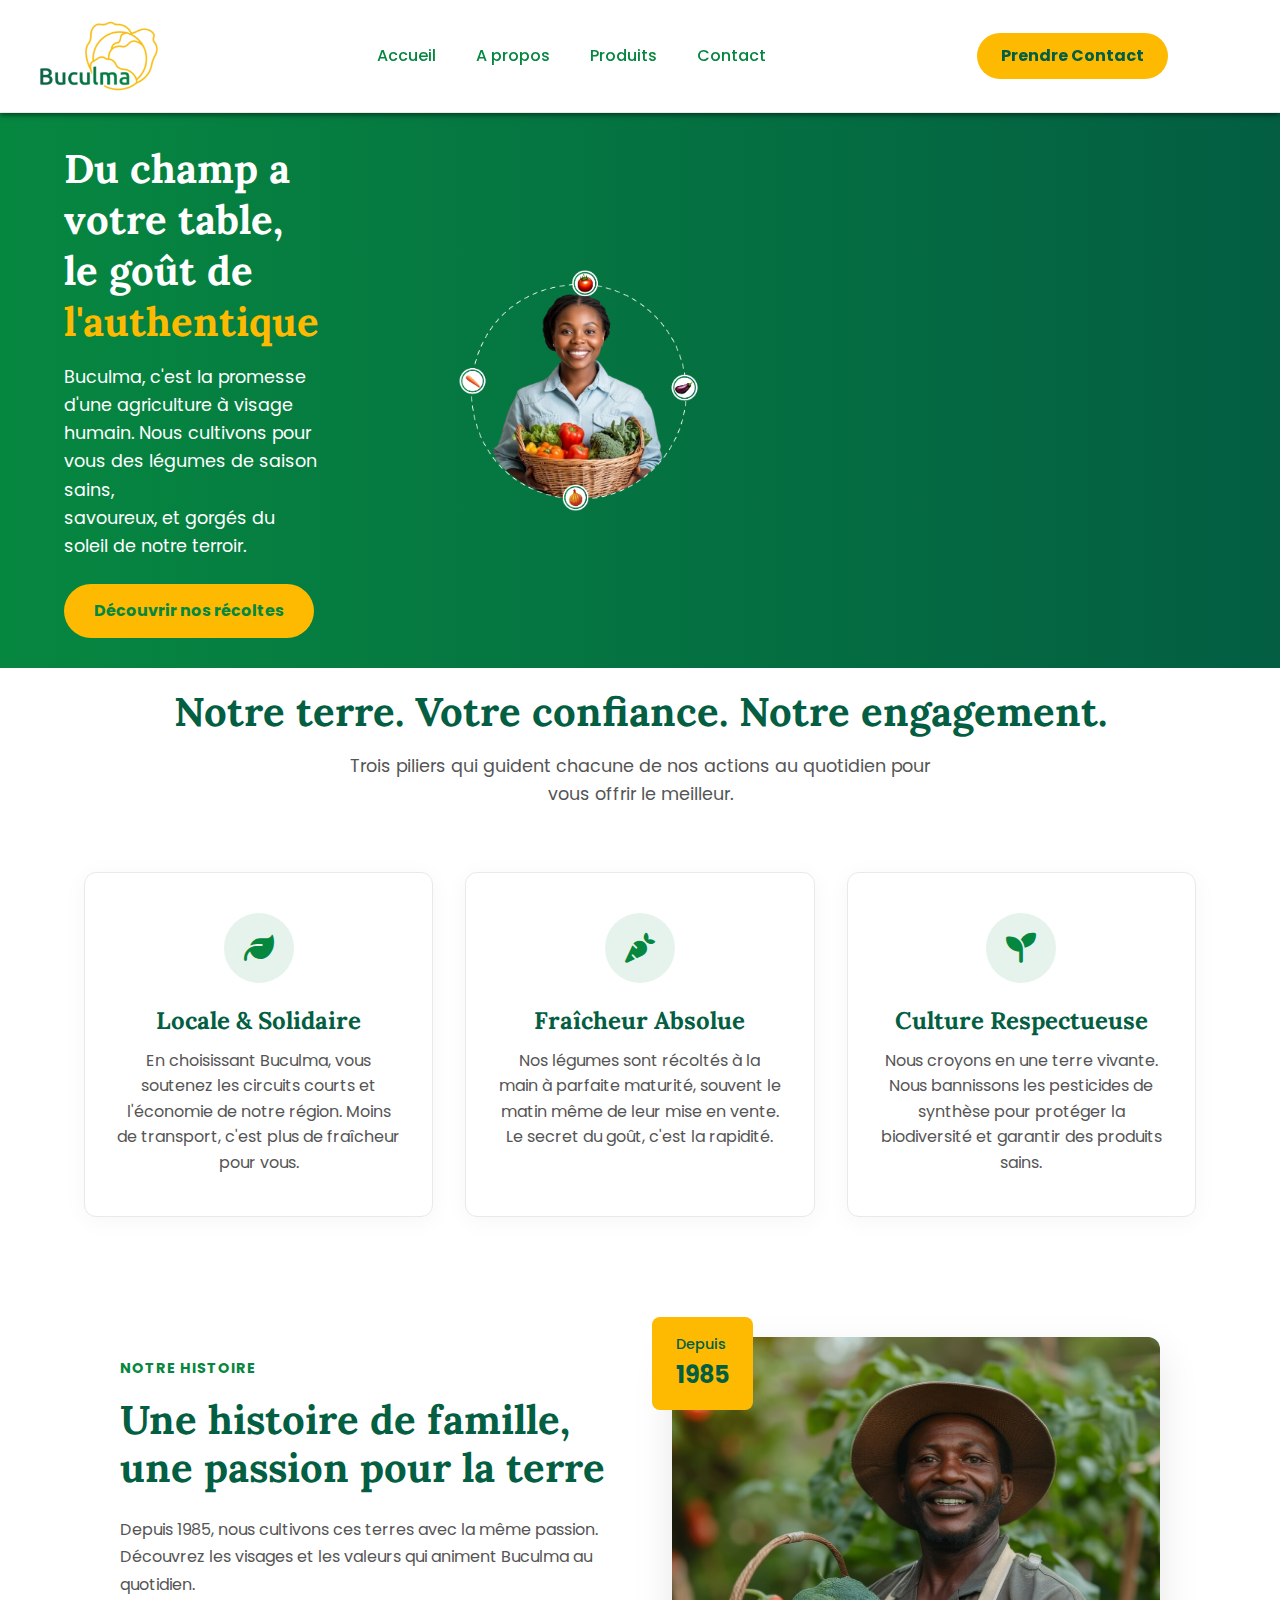
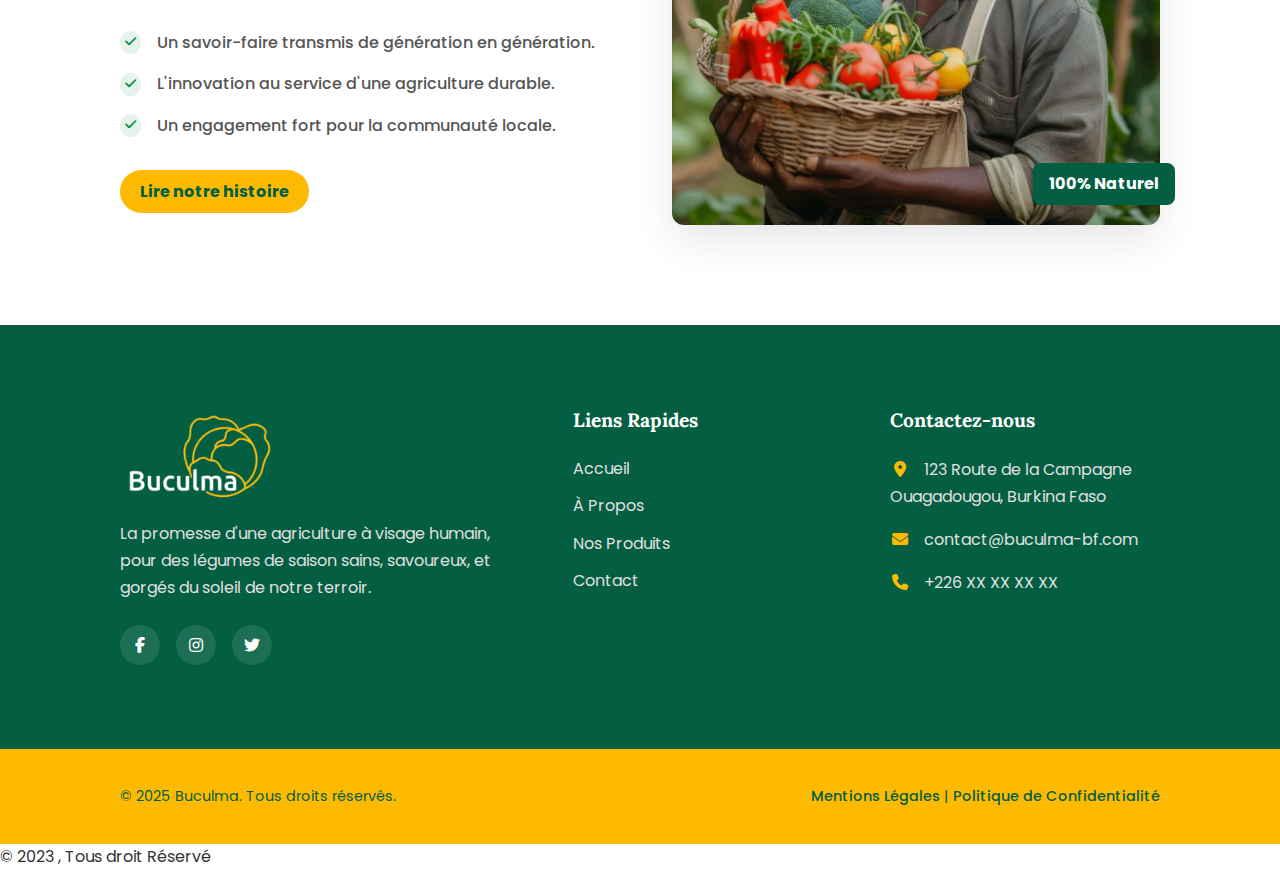
<file: index.html>
<!DOCTYPE html>
<html lang="fr">
<head>
    <meta charset="UTF-8">
    <meta name="viewport" content="width=device-width, initial-scale=1.0">
    <title>Buculma - Agriculture local et durable</title>
    <link rel="stylesheet" href="/css/style.css">
    <link rel="preconnect" href="https://fonts.googleapis.com">
    <link rel="preconnect" href="https://fonts.gstatic.com" crossorigin>
    <link href="https://fonts.googleapis.com/css2?family=Lora:wght@700&family=Poppins:wght@400;500;700&display=swap" rel="stylesheet">
    <link rel="stylesheet" href="https://cdnjs.cloudflare.com/ajax/libs/font-awesome/6.7.2/css/all.min.css" integrity="sha512-Evv84Mr4kqVGRNSgIGL/F/aIDqQb7xQ2vcrdIwxfjThSH8CSR7PBEakCr51Ck+w+/U6swU2Im1vVX0SVk9ABhg==" crossorigin="anonymous" referrerpolicy="no-referrer" />
</head>
<body>

    <header class="main-header">
  <div class="header-container">
    <a href="index.html" class="header-logo">
      <img src="image/logo-Buculma[1].png" alt="Logo">
    </a>

    <nav class="main-nav">
      <ul>
        <li><a href="index.html">Accueil</a></li>
        <li><a href="a-propos.html">A propos</a></li>
        <li><a href="nos-produit.html">Produits</a></li>
        <li><a href="contact.html">Contact</a></li>
      </ul>
    </nav>

     <div class="header-actions">
                <a href="contact.html" class="btn btn-primary">Prendre Contact</a>
            </div>

    <button class="mobile-nav-toggle" aria-label="Ouvrir le menu">
      <span></span>
      <span></span>
      <span></span>
    </button>
  </div>
</header>



        <!-- fin header -->

        <main>
            <!-- section hero -->
            <section class="hero">
              <div class="hero-container">
            
                <div class="left">
                    <h1 class="hero-title">Du champ a votre table, <br> le goût de  <span class="highlight"> l'authentique</span> </h1>
                         <p class="hero-description">Buculma, c'est la promesse d'une agriculture à visage humain. Nous cultivons pour vous des légumes de saison sains,<br>
                          savoureux, et gorgés du soleil de notre terroir.
                        </p>

                    <a href="#" class="hero-button">Découvrir nos récoltes</a>

                </div>

                <div class="right">
                    <img src="image/hero_img[1].png" alt="Image de la ferme buculma" width="40%">
                </div>

              </div>
            </section>
            <!-- fin section hero -->
             <!-- section valeur -->
              <!-- Section valeurs -->
       <section class="valeurs-section">
            <div class="container">
                <div class="section-title">
                    <h2>Notre terre. Votre confiance. Notre engagement.</h2>
                    <p>Trois piliers qui guident chacune de nos actions au quotidien pour vous offrir le meilleur.</p>
                </div>

                <div class="valeurs-grid">
                    <div class="valeur-card">
                        <div class="valeur-icon-wrapper">
                            <i class="fa-solid fa-leaf"></i>
                        </div>
                        <h3>Locale & Solidaire</h3>
                        <p>En choisissant Buculma, vous soutenez les circuits courts et l'économie de notre région. Moins de transport, c'est plus de fraîcheur pour vous.</p>
                    </div>

                    <div class="valeur-card">
                        <div class="valeur-icon-wrapper">
                            <i class="fa-solid fa-carrot"></i>
                        </div>
                        <h3>Fraîcheur Absolue</h3>
                        <p>Nos légumes sont récoltés à la main à parfaite maturité, souvent le matin même de leur mise en vente. Le secret du goût, c'est la rapidité.</p>
                    </div>

                    <div class="valeur-card">
                        <div class="valeur-icon-wrapper">
                            <i class="fa-solid fa-seedling"></i>
                        </div>
                        <h3>Culture Respectueuse</h3>
                        <p>Nous croyons en une terre vivante. Nous bannissons les pesticides de synthèse pour protéger la biodiversité et garantir des produits sains.</p>
                    </div>
                </div>
            </div>
        </section>
        <!-- Fin section valeurs -->
              <!-- fin section valeurs -->

              <!-- Section cta -->
        <section class="cta-section">
    <div class="container cta-container">
        
        <div class="cta-content">
            <span class="pre-title">NOTRE HISTOIRE</span>
            <h2>Une histoire de famille, une passion pour la terre</h2>
            <p>Depuis 1985, nous cultivons ces terres avec la même passion. Découvrez les visages et les valeurs qui animent Buculma au quotidien.</p>
            
            <ul class="cta-highlights">
                <li><i class="fa-solid fa-check"></i> Un savoir-faire transmis de génération en génération.</li>
                <li><i class="fa-solid fa-check"></i> L'innovation au service d'une agriculture durable.</li>
                <li><i class="fa-solid fa-check"></i> Un engagement fort pour la communauté locale.</li>
            </ul>

            <a href="a-propos.html" class="btn btn-secondary">Lire notre histoire</a>
        </div>

        <div class="cta-image-wrapper">
            <img src="image/histori-img.jpg" alt="Photo de l'équipe Buculma travaillant dans les champs">
            
            <div class="image-badge main-badge">
                <strong>Depuis</strong> 1985
            </div>
            <div class="image-badge small-badge">
                100% Naturel
            </div>
        </div>

    </div>
</section>
    </main>

    <footer class="main-footer">
        <div class="footer-main">
            <div class="container footer-grid">
                
                <div class="footer-col footer-about">
                    <img src="image/footer-logo.png" alt="Logo Buculma" class="footer-logo">
                    <p>La promesse d'une agriculture à visage humain, pour des légumes de saison sains, savoureux, et gorgés du soleil de notre terroir.</p>
                    <div class="social-icons">
                        <a href="#" aria-label="Facebook"><i class="fab fa-facebook-f"></i></a>
                        <a href="#" aria-label="Instagram"><i class="fab fa-instagram"></i></a>
                        <a href="#" aria-label="Twitter"><i class="fab fa-twitter"></i></a>
                    </div>
                </div>

                <div class="footer-col">
                    <h4>Liens Rapides</h4>
                    <ul>
                        <li><a href="index.html">Accueil</a></li>
                        <li><a href="a-propos.html">À Propos</a></li>
                        <li><a href="produits.html">Nos Produits</a></li>
                        <li><a href="contact.html">Contact</a></li>
                    </ul>
                </div>

                <div class="footer-col">
                    <h4>Contactez-nous</h4>
                    <p><i class="fas fa-map-marker-alt"></i> 123 Route de la Campagne<br>Ouagadougou, Burkina Faso</p>
                    <p><i class="fas fa-envelope"></i> contact@buculma-bf.com</p>
                    <p><i class="fas fa-phone"></i> +226 XX XX XX XX</p>
                </div>
                
            </div>
        </div>

        <div class="footer-sub">
            <div class="container">
                <p>&copy; 2025 Buculma. Tous droits réservés.</p>
                <p><a href="#">Mentions Légales</a> | <a href="#">Politique de Confidentialité</a></p>
            </div>
        </div>
    </footer>

         

         <script src="script.js"></script>

         <!-- debut de la section pied de page -->
          <footer>&copy; 2023 , Tous droit Réservé</footer>
          <!-- fin de la section pied de page  -->
        
   
</body>
</html>
</file>
<file: css/style.css>
/*==========================================================================*/
/*==         code general du site                     = ====*/
/*===========================================================================*/

/*-------- variable  de couleurs et polices  (:root)---------------*/
/* on définit toutes les couleurs et polices ici pour réutiliser facilement*/

:root{
    /* couleur de la marque */
     --color-primary:#068740; /*vert principal*/
     --color-secondary:#035E42; /*vert foncé (titre, footer*/
     --color-accent : #FEBA00; /*jane or (bouton, surlignage)*/
     
     /* couleurs neutres */
      --color-text:#333;  /* coulleur Texte principal*/
      --color-text-light:#555;/*text un plus clair */
      --color-white:#fff; /*couleur blanche*/
      --color-light-gray: #F9FBF9; /*fond de section très clair */
      --color-border :#e9e9e9; /*couleur des bordures subtiles*/
      
      /* Polices d'écritures */
      --font-headings : 'lora', 'sans-sérif' ;/*  police pour les titres */
      --font-body : 'Poppins', 'sans-serif'; /* police pour le texte principal  */
}




/* ---2 Réinitialisation Global du site (Reset)-- */
/* Applique une base saine  */
*,
*::before,
*::after{
    margin: 0;
    padding: 0;
    box-sizing: border-box;
}
html{
    scroll-behavior: smooth; /*permet le defilement fluide des liens s'ancrage */
    font-size: 100%;/*base  pour laes tailles de polices responsives (rem) */
}
/* -- 3 Styles du corps de la page (Body) */
/* defint les styles par defaut  */
body{
    font-family: var(--font-body);
    font-size: 1rem;
    color: var(--color-text);
    background-color: var(--color-white);
    line-height: 1.6;/*Améliore la visibilité du texte*/
}

/* --4 typographie de base  */
h1,h2,h3,h4,h5,h6 {
    font-family: var(--font-headings);
    color: var(--color-secondary);
    font-weight:700;
    line-height: 1.2; /* l'espacement entre les lignes et les titres */
}

a{
    color: var(--color-primary);
    text-decoration: none;/*pa de soulignement par défaut */
    transition: color 0.3 ease; /* transition de douce pour les changements de couleurs */

}

a:hover{
    color: var(--color-accent); /* couleur des liens au survol*/
}

img{
    max-width: 100%;/*images responsives*/
   display: block;/* evite les espacements indésirable*/

}

/* ---5 Conteneur utiltaires (.container) --*/
/* une classe qu'on le réutilise partout pour center le contenu */

.container {
    max-width: 1200px; /*largeur maximal pour les écrans larges*/
    margin: 0 auto ;/*centre le conteur*/
    width: 90%;  /* largeurs par défaut pour les écrans plus pétits */
    padding: 20px; /*espace intérieur*/
}


/* ======================= style du header ====================== */
/* -------------- structure global du header--------------------- */

.main-header{
    background-color: var(--color-white);
    box-shadow: 0 2px 5px rgba(0,0,0,0.5);/*legere ombre pour le header*/
    padding: 1rem 0 ;/* espacement verticale*/
    border-bottom: 1px solid var(--color-border);
    position: sticky; /*reste en haut lors du défilement */
    top: 0; /* positionne en haut */
    z-index: 1000; /* assure que le header est au dessus des autres */
    
}
.header-container{
    max-width: 1200px;/* largeur maximal  pour le conteneur du header*/
    margin: 0;
    display: flex;
    padding: 0 2rem ;
    justify-content: space-between;
    align-items: center;
}


/* ----Logo-------- */
.header-logo img{
    height: 80px;
    width: auto;
    display: block;/*evite les espacement indésirable entre le lofo */ 

}

.main-nav ul {
    list-style: none;/* supprime les puces de la liste */
    display: flex; /* utilise les flexbox pour l'alignement*/
    margin: 0;
    padding: 0;
    gap: 2.5rem;/*espace entre les éléments */
}

.main-nav a{
    font-weight: 500; /*poids de la police pour les liens du menu*/
    font-size: 1rem;
    padding-bottom: 5px;
    position: relative; /*nécessaire pour le surlignment*/

}
/* effet du survole : une barre apparait sous le lien */

.main-nav a::after,
.main-nav a.active::after{
    content: '';
    position: absolute;
    bottom: 0;
    left: 0;
    width: 0;
    height: 2px;
    background-color: #FEBA00; /* La barre sera de couleur accent (jaune) */
    transition: width 0.3s ease;


}
.main-nav a:hover::after,
.main-nav a.active::after {
    width: 100%; /* La barre prend toute la largeur au survol ou si le lien est actif */
}

.main-nav a:hover, .main-nav a.active {
    color: #068740; /* Le texte devient vert clair pour correspondre */
}


/* --- Bouton d'Action --- */
.header-actions .btn {
    padding: 10px 24px;
    border-radius: 50px; /* Bouton en forme de pilule */
    font-weight: bold;
    transition: all 0.3s ease;
    display: inline-block;
}

.header-actions .btn-primary {
    background-color: var(--color-accent); /* Fond jaune/or */
    color: var(--color-secondary); /* Texte en vert foncé */
}

.header-actions .btn-primary:hover {
    background-color: var(--color-secondary); /* Jaune un peu plus foncé au survol */
    color: var(--color-white);
    box-shadow: 0 4px 15px rgba(0, 0, 0, 0.1);
    transform: translateY(-2px);
}

/* --- Bouton pour le Menu Mobile --- */
.mobile-nav-toggle {
    display: none; /* Caché par défaut sur les grands écrans */
    background: transparent;
    border: none;
    cursor: pointer;
    padding: 0;
}

/* ======================= RESPONSIVE POUR MOBILE ======================= */
@media (max-width: 992px) { /* Point de rupture pour tablettes et mobiles */
    .main-nav, .header-actions {
        display: none; /* On cache la navigation et le bouton d'action */
    }

    .mobile-nav-toggle {
        display: flex; /* On affiche le bouton "burger" */
        flex-direction: column;
        gap: 5px;
    }

    .mobile-nav-toggle span  {
        display: block;
        width: 25px;
        height: 3px;
        background-color: var(--color-secondary); /* Couleur des barres du burger */

    }

}

/* ======================================style & animation du mobile =====================================*/
/* ======================= STYLE & Animation du menu mobile ======================= */




/* ======================= STYLE & Animation du menu mobile ======================= */
@media (max-width: 992px) {
    .main-nav{
        position: fixed; /* Fixe le menu mobile en haut */
        top: 0;
        right: -100%; /* Hors de l'écran par défaut */
        width: 70%; /* Largeur du menu mobile */
        max-width: 350px; /* Largeur maximale */
        height: 70vh; /* Prend toute la hauteur de l'écran */
        padding-top: 6rem; /* Espace en haut pour le logo */
        background-color: var(--color-white); /* Fond blanc pour le menu mobile */
        box-shadow: -2px 0 10px rgba(0, 0, 0, 0.1); /* Ombre pour le menu mobile */
        transition: right 0.5s cubic-bezier(0.77, 0, 0.175, 1); /* Animation slide */
        display: block; /* Affiche le menu mobile */
    }

    .main-nav ul {
        flex-direction: column; /* Colonne pour le menu mobile */
        gap: 1.5rem; /* Espace entre les éléments du menu */
        align-items: center; /* Centre les éléments horizontalement */
    } 
    .main-nav a {
        color: var(--color-secondary); /* Couleur des liens du menu mobile */
        font-size: 1.2rem; /* Taille de police plus grande pour le menu mobile */
    }

    /* --- État "ouvert" du menu --- */
    .main-nav.nav-open {
        right: 0; /* Le menu glisse dans l'écran */
    }

    /* Boutton Burger */
    .mobile-nav-toggle {
        display: flex;
        flex-direction: column;
        gap: 5px; /* Espace entre les barres du burger */
        z-index: 1001; /* Assure que le bouton est au-dessus du menu */
    }
    .mobile-nav-toggle span {
        display: block;
        width: 25px; /* Largeur des barres du burger */
        height: 3px; /* Hauteur des barres du burger */
        background-color: var(--color-secondary); /* Couleur des barres du burger */
        transition: background-color 0.3s ease; /* Transition douce pour la couleur */
        border-radius: 2px; /* Coins arrondis pour les barres du burger */
    }

    /* --- Animation du bouton burger en croix (X) --- */
    .mobile-nav-toggle.is-active span:nth-of-type(1){
        transform:rotate(45deg) translate(5px 5px)
    }
    .mobile-nav-toggle.is-active span:nth-of-type(2){
        opacity: 0;
    }
    .mobile-nav-toggle.is-active span:nth-of-type(3){
        transform:rotate(-45deg) translate(7px -7px)
    }

    /* --- Bloque le scroll de la page --- */
    body.no-scroll {
        overflow: hidden;
    }
}





/* =========================== style de la section hero =========================== */



.hero{
    background: linear-gradient(to right, var(--color-primary), 
    var(--color-secondary)); /* degrade de vert*/
    color: var(--color-white); /* texte blanc pour contraster avec le fond */ 
    padding: 30px; /* espacement vertical */ 
    overflow: hidden; /* evite les debordements */ 
}

.hero-container{
    display: flex; /* utiliser flexbox pour l'alignement*/
    align-items: center; /* aligne les elements verticalment*/
    justify-content: space-between; /* espace,entre les elments*/
    max-width: 1200px;  /* largeur maximal pour le conteneur */
    margin: 0 auto; /* centre le conteneur*/
    padding: 0 1.5rem; /* espacement horizontal*/ 
    
    
}


/* colone gauche: contenu */
.hero-content{
    flex: 1; /* prend tout l'espasce disponible */
    max-width: 600px; /* limite la largeur du contenu*/
    
} 

.hero-title {
    font-size: 2.5rem; /* taille de police pour le titre principal */
    font-weight: 700; /* gras pour le titre */
    margin-bottom: 1rem; /* espacement en bas du titre*/ 
    color: var(--color-white); /*  couleur blanche pour le titre */
    line-height: normal; /* normalise l'espacement entre les ligne */
} 

.hero-title .highlight {
    color: var(--color-accent); /*  couleur jaune pour le texte en avant*/
}

.hero-description {
    font-size: 1.1rem; /* taille pour la description */ 
    margin-bottom: 1.5rem; /*  espacement en bas de la description */ 
    max-width: 500px; /* limite la largeur de la description */
}
.hero-button{
    display: inline-block; /* permet d'appliquer des styles de bloc */
    background-color: var(--color-accent); /* fond jaune or */
    padding: 14px 30px; /* espacement interne du bouton */
    border-radius: 50px; /* bouton en forme de pilule */
    font-weight: bold; /* texte en gras */
    font-size: 1rem; /* taille de police pour le bouton */
    transition: transform 0.3 ease, box-shadow 0.3 ease; /* transition douce pour les effets */

}

.hero-button:hover {
    transform: translateY(-5px); /* Légère élévation au survol */
    box-shadow: 0 4px 15px rgba(0, 0, 0, 0.1); /* Ombre portée pour l'effet de profondeur */
    color: var(--color-secondary);
}

/* --- colonne de droite : image --- */
.right{
    margin-left: 100px;
}
.hero-image{
    flex: 1; /*  prend tout l'espace disponible */ 
    text-align: center; /*  centre l'image */ 
    
    
}

.hero-image img {
    max-width: 90%; /* Image responsive */
    height: auto; /* Conserve les proportions de l'image */
    filter: drop-shadow(0 4px 15px rgba(0, 0, 0, 0.1)); /* Ombre portée pour l'image */
    
}


/* ======================= ADAPTATION POUR MOBILES (Responsive) ======================= */

@media (max-width: 768px) { /* Point de rupture pour les mobiles */
    .hero-container {
        flex-direction: column; /* Colonne pour les mobiles */
        align-items: center; /* Centre les éléments horizontalement */
    }

    .hero-content {
        text-align: center; /* Centre le texte pour les mobiles */
        margin-bottom: 20px; /* Espacement en bas pour séparer du contenu suivant */
    }

    .hero-title {
        font-size: 2rem; /* Taille de police réduite pour les mobiles */
    }

    .hero-description {
        font-size: 1rem; /* Taille de police réduite pour la description */
    }

    .hero-image img {
        max-width: 100%; /* Image prend toute la largeur disponible */
    }
}






/* ======================SECTION VALEURS =========================================================== */

.valeur-section{
    background-color: var(--color-light-gray);
    padding: 5rem 0;
}
.section-title{
    text-align: center;
    margin-bottom: 4rem;
}

.section-title h2{
    font-size: 2.5rem;
    color: var(--color-secondary);
    margin-bottom: 1rem ;
}
.section-title p {
    font-size: 1.1rem;
    color: var(--color-text-light);
    max-width: 600px;
    margin: 0 auto;
}

/* --- Grille pour aligner les cartes --- */
.valeurs-grid{
    display: grid; /* Utilise Grid Layout pour la disposition */
    grid-template-columns: repeat(3, 1fr); /* Colonnes responsives */
    gap: 2rem; /* Espace entre les cartes */
}
/* --- Style de chaque carte de valeur --- */
.valeur-card {
    background-color: var(--color-white); /* Fond blanc pur */
    padding: 2.5rem 2rem; /* Espace intérieur */
    border-radius: 12px; /* Coins arrondis modernes */
    text-align: center;
    border: 1px solid var(--color-border); /* Bordure très subtile */
    box-shadow: 0 4px 25px rgba(0, 0, 0, 0.04); /* Ombre douce et diffuse */
    transition: transform 0.3s ease, box-shadow 0.3s ease; /* Animation fluide */
}

/* --- Effet au survol de la carte --- */
.valeur-card:hover {
    transform: translateY(-10px); /* La carte se soulève légèrement */
    box-shadow: 0 12px 30px rgba(0, 0, 0, 0.08); /* L'ombre devient plus prononcée */
}

/* --- Conteneur circulaire de l'icône --- */
.valeur-icon-wrapper {
    width: 70px;
    height: 70px;
    margin: 0 auto 1.5rem auto; /* Centre le cercle et espace en dessous */
    background-color: #E6F3EC; /* Fond vert très clair */
    border-radius: 50%; /* Pour un cercle parfait */
    display: flex;
    align-items: center;
    justify-content: center;
    transition: background-color 0.3s ease;
}



/* --- Le cercle de l'icône change de couleur au survol de la carte --- */
.valeur-card:hover .valeur-icon-wrapper {
    background-color: var(--color-accent); /* Le cercle devient jaune (couleur accent) */
}

.valeur-card h3 {
    font-size: 1.5rem;
    color: var(--color-secondary); /* Titre de la carte en vert foncé */
    margin-bottom: 0.75rem;
}

.valeur-card p {
    color: var(--color-text-light);
    line-height: 1.6; /* Hauteur de ligne pour une lecture confortable */
}

/* --- Style de l'icône Font Awesome à l'intérieur du cercle --- */
.valeur-icon-wrapper i {
    font-size: 30px; /* Taille de l'icône */
    color: var(--color-primary); /* Couleur de l'icône (vert principal) */
    transition: color 0.3s ease; /* Ajoute une transition sur la couleur */
}

/* --- Le cercle ET l'icône changent de couleur au survol de la carte --- */
.valeur-card:hover .valeur-icon-wrapper {
    background-color: var(--color-accent); /* Le cercle devient jaune (couleur accent) */
}

.valeur-card:hover .valeur-icon-wrapper i {
    color: var(--color-white); /* L'icône devient blanche pour un contraste parfait sur le fond jaune */
}


/* ======================= ADAPTATION POUR MOBILES (Responsive) ======================= */

/* --- Pour les tablettes et plus petits écrans --- */
@media (max-width: 992px) {
    .valeurs-grid {
        /* On passe à 2 colonnes sur tablette pour plus d'espace */
        grid-template-columns: repeat(2, 1fr);
    }
}

/* --- Pour les téléphones mobiles --- */
@media (max-width: 768px) {
    .section-title h2 {
        font-size: 2rem; /* Taille du titre principal réduite */
    }
    
    .valeurs-grid {
        /* Sur mobile, on affiche une seule colonne */
        grid-template-columns: 1fr;
    }

    .valeur-card {
        /* On réduit légèrement l'espace sur mobile */
        padding: 2rem 1.5rem;
    }
}


/* ======================= STYLE DE LA SECTION CTA ======================= */

/* --- Conteneur principal de la section --- */
.cta-section {
    background-color: #ffffff;
    padding: 5rem 2.5rem; /* Espace intérieur généreux */
}

.cta-container {
    display: flex;
    align-items: center;
    gap: 4rem; /* Espace important entre les deux colonnes */
}

/* --- Colonne de gauche : Contenu --- */
.cta-content {
    flex: 1; /* Chaque colonne prend 50% de l'espace */
}

.pre-title {
    display: block;
    font-size: 0.9rem;
    font-weight: 700;
    color: var(--color-primary); /* Vert principal */
    letter-spacing: 1px; /* Espace entre les lettres */
    text-transform: uppercase;
    margin-bottom: 1rem;
}

.cta-content h2 {
    font-size: 2.5rem;
    color: var(--color-secondary); /* Vert très foncé */
    margin-bottom: 1.5rem;
}

.cta-content p {
    color: var(--color-text-light);
    line-height: 1.7;
    margin-bottom: 2rem;
}

/* --- Liste des points forts --- */
.cta-highlights {
    list-style: none;
    padding-left: 0;
    margin-bottom: 2.5rem;
}

.cta-highlights li {
    display: flex;
    align-items: center;
    margin-bottom: 1rem;
    font-weight: 500;
    color: var(--color-text-light); /* Couleur du texte des points forts */
}

.cta-highlights i {
    color: var(--color-primary); /* Couleur de l'icône check */
    background-color: #E6F3EC; /* Fond de cercle vert très clair */
    border-radius: 50%;
    padding: 5px;
    margin-right: 1rem;
    font-size: 0.8rem;
}

/* --- Bouton style secondaire --- */
.btn.btn-secondary {
    background-color: var(--color-accent);
    color: var(--color-secondary); /* Texte en vert foncé */
    border-radius: 30px;
    padding: 10px 20px;
    font-weight: bold;
}

.btn.btn-secondary:hover {
    background-color: var(--color-secondary); /* Jaune un peu plus foncé au survol */
    color: var(--color-white); /* Texte blanc au survol */
}

/* --- Colonne de droite : Image --- */
.cta-image-wrapper {
    flex: 1;
    position: relative; /* Indispensable pour positionner les badges */
}

.cta-image-wrapper img {
    width: 100%;
    border-radius: 12px;
    box-shadow: 0 15px 40px rgba(0, 0, 0, 0.1);
    display: block;
}

/* --- Style des badges sur l'image --- */
.image-badge {
    position: absolute; /* Positionnement par-dessus l'image */
    background-color: var(--color-secondary); /* Fond vert foncé semi-transparent */
    color: var(--color-white); /* Texte blanc pour le contraste */
    padding: 0.5rem 1rem;
    border-radius: 8px;
    font-weight: bold;
    backdrop-filter: blur(5px); /* Effet "verre dépoli" pour un look moderne */
}

.main-badge {
    top: -20px; /* Le fait sortir en haut à gauche */
    left: -20px;
    background-color: var(--color-accent); /* Fond jaune pour le badge principal */
    color: var(--color-secondary);
    padding: 1rem 1.5rem;
    font-size: 1.5rem;
}

.main-badge strong {
    display: block;
    font-size: 0.9rem;
    font-weight: 500;
}

.small-badge {
    bottom: 20px; /* En bas à droite */
    right: -15px;
}


/* ======================= ADAPTATION POUR MOBILES (Responsive) ======================= */
@media (max-width: 992px) {
    .cta-container {
        flex-direction: column; /* On empile les colonnes */
        gap: 3rem;
    }

    .cta-content {
        /* L'image viendra en premier sur mobile pour un meilleur impact visuel */
        order: 2; 
        text-align: center;
    }

    .cta-image-wrapper {
        order: 1;
        width: 100%; /* L'image prend toute la largeur */
    }

    .cta-highlights {
        text-align: left; /* On garde le texte de la liste aligné à gauche */
    }

    .main-badge {
        font-size: 1.2rem;
        padding: 0.8rem 1.2rem;
    }
}

/* ======================= STYLE DU FOOTER ======================= */

/* --- Partie principale (foncée) --- */
.footer-main {
    background-color: var(--color-secondary); /* Vert très foncé */
    color: #e0e0e0; /* Texte gris clair pour la lisibilité */
    padding: 4rem 2.5rem; /* Espace intérieur généreux */
}

.footer-grid {
    display: grid;
    /* CHANGEMENT PRINCIPAL : Grille à 3 colonnes. La 1ère est plus large. */
    grid-template-columns: 1.5fr 1fr 1fr;
    gap: 3rem; /* Espace entre les colonnes */
}

/* --- Style du logo dans le footer --- */
.footer-logo {
    max-width: 160px; /* Taille maximale pour le logo */
    margin-bottom: 1rem; /* Espace sous le logo */
}

.footer-col h4 {
    color: var(--color-white); /* Titres en blanc pur */
    margin-bottom: 1.5rem;
    font-size: 1.2rem;
}

.footer-col p {
    line-height: 1.7;
    margin-bottom: 1rem;
}

/* --- Style des listes et liens --- */
.footer-col ul {
    list-style: none;
    padding: 0;
}

.footer-col li {
    margin-bottom: 0.75rem;
}

.footer-col a {
    color: #e0e0e0;
    transition: color 0.3s ease, padding-left 0.3s ease;
}

.footer-col a:hover {
    color: var(--color-accent
    ); /* Le lien devient jaune au survol */
    padding-left: 5px; /* Petit décalage vers la droite */
}

.footer-col .social-icons a:hover {
    padding-left: 0; /* On annule le décalage pour les icônes sociales */
}

/* --- Icônes (contact et réseaux sociaux) --- */
.footer-col p i {
    margin-right: 10px;
    color: var(--color-accent); /* Icônes en jaune */
    width: 20px; /* Assure un alignement parfait */
    text-align: center;
}

.social-icons {
    display: flex;
    gap: 1rem;
    margin-top: 1.5rem;
}

.social-icons a {
    display: inline-flex;
    justify-content: center;
    align-items: center;
    width: 40px;
    height: 40px;
    background-color: rgba(255, 255, 255, 0.1);
    border-radius: 50%;
    color: var(--color-white);
    font-size: 1rem;
    transition: background-color 0.3s ease, transform 0.3s ease;
}

.social-icons a:hover {
    background-color: #FEBA00;
    color: #035E42;
    transform: translateY(-3px);
}

/* --- Sous-pied de page (bande jaune) --- */
.footer-sub {
    background-color: #FEBA00;
    color: #035E42;
    padding: 1rem 2.5rem;
    text-align: center;
    font-size: 0.9rem;
}

.footer-sub .container {
    display: flex;
    justify-content: space-between;
    align-items: center;
}

.footer-sub a {
    color: #035E42;
    font-weight: 500;
}
.footer-sub a:hover {
    text-decoration: underline;
}

/* ======================= RESPONSIVE POUR FOOTER ======================= */

@media (max-width: 992px) {
    .footer-grid {
        /* La grille à 3 colonnes reste acceptable sur tablette,
           mais on peut passer à 2 si on le souhaite :*/
           grid-template-columns: repeat(2, 1fr); 
    }
}

@media (max-width: 768px) {
    .footer-grid {
        /* 1 seule colonne sur mobile */
        grid-template-columns: 1fr;
        text-align: center; /* On centre le texte pour un meilleur look */
    }
    
    .social-icons {
        justify-content: center; /* Centre les icônes sociales */
    }

    .footer-sub .container {
        flex-direction: column; /* On empile le copyright et les liens */
        gap: 0.5rem;
    }
}

/* ======================= STYLE DE LA SECTION HÉROS - À PROPOS ======================= */

.about-hero-section {
    background-color: var(--color-white); /* ou var(--color-light-gray) si vous préférez */
    padding: 5rem 0;
    overflow: hidden;
}

.about-hero-grid {
    display: grid;
    grid-template-columns: 1fr 1fr; /* Deux colonnes de taille égale */
    align-items: center;
    gap: 4rem;
}

/* Le contenu textuel réutilise en grande partie les styles généraux.
   On ajoute juste le style pour la liste de points forts. */
.highlights-list {
    padding-left: 0;
    margin: 2rem 0;
}

.highlights-list li {
    display: flex;
    align-items: center;
    margin-bottom: 1rem;
    font-weight: 500;
    color: var(--color-text-light);
}

.highlights-list i {
    color: var(--color-primary); /* Icône en vert principal */
    background-color: #E6F3EC;
    border-radius: 50%;
    padding: 5px;
    margin-right: 1rem;
    font-size: 0.8rem;
}

/* --- Style de la composition d'images (partie droite) --- */
.about-hero-images {
    position: relative; /* Conteneur de référence pour les éléments superposés */
    min-height: 500px; /* Donne de la hauteur au conteneur */
}

.about-hero-images .image-back,
.about-hero-images .image-front,
.about-hero-images .experience-badge {
    position: absolute; /* Permet la superposition */
    border-radius: 12px;
}

.about-hero-images .image-back {
    width: 80%;
    height: 80%;
    object-fit: cover;
    top: 0;
    left: 0;
    box-shadow: 0 15px 40px rgba(0, 0, 0, 0.1);
}

.about-hero-images .image-front {
    width: 65%;
    height: 65%;
    object-fit: cover;
    bottom: 0;
    right: 0;
    border: 5px solid var(--color-white);
    box-shadow: 0 10px 30px rgba(0, 0, 0, 0.15);
}

.experience-badge {
    background-color: var(--color-primary); /* Fond en vert principal */
    color: var(--color-white);
    padding: 1rem;
    text-align: center;
    width: 100px;
    height: 100px;
    top: 50%;
    left: 50%;
    transform: translate(-85%, -85%); /* Centre parfaitement le badge */
    font-size: 1.1rem;
    font-weight: 500;
    line-height: 1.3;
    display: flex;
    flex-direction: column;
    justify-content: center;
    box-shadow: 0 5px 15px rgba(0, 0, 0, 0.2);
}

.experience-badge .year-number {
    font-size: 2.5rem;
    font-weight: 700;
    font-family: var(--font-headings);
    line-height: 1;
    display: block;
}


/* ======================= STYLE DE LA SECTION HÉROS - À PROPOS ======================= */

.about-hero-section {
    background-color: var(--color-white); /* ou var(--color-light-gray) si vous préférez */
    padding: 5rem 0;
    overflow: hidden;
}

.about-hero-grid {
    display: grid;
    grid-template-columns: 1fr 1fr; /* Deux colonnes de taille égale */
    align-items: center;
    gap: 4rem;
}

/* Le contenu textuel réutilise en grande partie les styles généraux.
   On ajoute juste le style pour la liste de points forts. */
.highlights-list {
    padding-left: 0;
    margin: 2rem 0;
}

.highlights-list li {
    display: flex;
    align-items: center;
    margin-bottom: 1rem;
    font-weight: 500;
    color: var(--color-text-light);
}

.highlights-list i {
    color: var(--color-primary); /* Icône en vert principal */
    background-color: #E6F3EC;
    border-radius: 50%;
    padding: 5px;
    margin-right: 1rem;
    font-size: 0.8rem;
}

/* --- Style de la composition d'images (partie droite) --- */
.about-hero-images {
    position: relative; /* Conteneur de référence pour les éléments superposés */
    min-height: 500px; /* Donne de la hauteur au conteneur */
}

.about-hero-images .image-back,
.about-hero-images .image-front,
.about-hero-images .experience-badge {
    position: absolute; /* Permet la superposition */
    border-radius: 12px;
}

.about-hero-images .image-back {
    width: 80%;
    height: 80%;
    object-fit: cover;
    top: 0;
    left: 0;
    box-shadow: 0 15px 40px rgba(0, 0, 0, 0.1);
}

.about-hero-images .image-front {
    width: 65%;
    height: 65%;
    object-fit: cover;
    bottom: 0;
    right: 0;
    border: 5px solid var(--color-white);
    box-shadow: 0 10px 30px rgba(0, 0, 0, 0.15);
}

.experience-badge {
    background-color: var(--color-primary); /* Fond en vert principal */
    color: var(--color-white);
    padding: 1rem;
    text-align: center;
    width: 100px;
    height: 100px;
    top: 50%;
    left: 50%;
    transform: translate(-85%, -85%); /* Centre parfaitement le badge */
    font-size: 1.1rem;
    font-weight: 500;
    line-height: 1.3;
    display: flex;
    flex-direction: column;
    justify-content: center;
    box-shadow: 0 5px 15px rgba(0, 0, 0, 0.2);
}

.experience-badge .year-number {
    font-size: 2.5rem;
    font-weight: 700;
    font-family: var(--font-headings);
    line-height: 1;
    display: block;
}


/* ======================= STYLE DE LA SECTION HÉROS - À PROPOS ======================= */

.about-hero-section {
    background-color: var(--color-white); /* ou var(--color-light-gray) si vous préférez */
    padding: 5rem 0;
    overflow: hidden;
}

.about-hero-grid {
    display: grid;
    grid-template-columns: 1fr 1fr; /* Deux colonnes de taille égale */
    align-items: center;
    gap: 4rem;
}

/* Le contenu textuel réutilise en grande partie les styles généraux.
   On ajoute juste le style pour la liste de points forts. */
.highlights-list {
    padding-left: 0;
    margin: 2rem 0;
}

.highlights-list li {
    display: flex;
    align-items: center;
    margin-bottom: 1rem;
    font-weight: 500;
    color: var(--color-text-light);
}

.highlights-list i {
    color: var(--color-primary); /* Icône en vert principal */
    background-color: #E6F3EC;
    border-radius: 50%;
    padding: 5px;
    margin-right: 1rem;
    font-size: 0.8rem;
}

/* --- Style de la composition d'images (partie droite) --- */
.about-hero-images {
    position: relative; /* Conteneur de référence pour les éléments superposés */
    min-height: 500px; /* Donne de la hauteur au conteneur */
}

.about-hero-images .image-back,
.about-hero-images .image-front,
.about-hero-images .experience-badge {
    position: absolute; /* Permet la superposition */
    border-radius: 12px;
}

.about-hero-images .image-back {
    width: 80%;
    height: 80%;
    object-fit: cover;
    top: 0;
    left: 0;
    box-shadow: 0 15px 40px rgba(0, 0, 0, 0.1);
}

.about-hero-images .image-front {
    width: 65%;
    height: 65%;
    object-fit: cover;
    bottom: 0;
    right: 0;
    border: 5px solid var(--color-white);
    box-shadow: 0 10px 30px rgba(0, 0, 0, 0.15);
}

.experience-badge {
    background-color: var(--color-primary); /* Fond en vert principal */
    color: var(--color-white);
    padding: 1rem;
    text-align: center;
    width: 100px;
    height: 100px;
    top: 50%;
    left: 50%;
    transform: translate(-85%, -85%); /* Centre parfaitement le badge */
    font-size: 1.1rem;
    font-weight: 500;
    line-height: 1.3;
    display: flex;
    flex-direction: column;
    justify-content: center;
    box-shadow: 0 5px 15px rgba(0, 0, 0, 0.2);
}

.experience-badge .year-number {
    font-size: 2.5rem;
    font-weight: 700;
    font-family: var(--font-headings);
    line-height: 1;
    display: block;
}

/* ======================= STYLE DE LA SECTION HÉROS - À PROPOS ======================= */

.about-hero-section {
    background-color: var(--color-white); /* ou var(--color-light-gray) si vous préférez */
    padding: 5rem 0;
    overflow: hidden;
}

.about-hero-grid {
    display: grid;
    grid-template-columns: 1fr 1fr; /* Deux colonnes de taille égale */
    align-items: center;
    gap: 4rem;
}

/* Le contenu textuel réutilise en grande partie les styles généraux.
   On ajoute juste le style pour la liste de points forts. */
.highlights-list {
    padding-left: 0;
    margin: 2rem 0;
}

.highlights-list li {
    display: flex;
    align-items: center;
    margin-bottom: 1rem;
    font-weight: 500;
    color: var(--color-text-light);
}

.highlights-list i {
    color: var(--color-primary); /* Icône en vert principal */
    background-color: #E6F3EC;
    border-radius: 50%;
    padding: 5px;
    margin-right: 1rem;
    font-size: 0.8rem;
}

/* --- Style de la composition d'images (partie droite) --- */
.about-hero-images {
    position: relative; /* Conteneur de référence pour les éléments superposés */
    min-height: 500px; /* Donne de la hauteur au conteneur */
}

.about-hero-images .image-back,
.about-hero-images .image-front,
.about-hero-images .experience-badge {
    position: absolute; /* Permet la superposition */
    border-radius: 12px;
}

.about-hero-images .image-back {
    width: 80%;
    height: 80%;
    object-fit: cover;
    top: 0;
    left: 0;
    box-shadow: 0 15px 40px rgba(0, 0, 0, 0.1);
}

.about-hero-images .image-front {
    width: 65%;
    height: 65%;
    object-fit: cover;
    bottom: 0;
    right: 0;
    border: 5px solid var(--color-white);
    box-shadow: 0 10px 30px rgba(0, 0, 0, 0.15);
}
.experience-badge {
    background-color: var(--color-primary); /* Fond en vert principal */
    color: var(--color-white);
    padding: 1rem;
    text-align: center;
    width: 100px;
    height: 100px;
    top: 50%;
    left: 50%;
    transform: translate(-85%, -85%); /* Centre parfaitement le badge */
    font-size: 1.1rem;
    font-weight: 500;
    line-height: 1.3;
    display: flex;
    flex-direction: column;
    justify-content: center;
    box-shadow: 0 5px 15px rgba(0, 0, 0, 0.2);
}

.experience-badge .year-number {
    font-size: 2.5rem;
    font-weight: 700;
    font-family: var(--font-headings);
    line-height: 1;
    display: block;
}


/* ======================= RESPONSIVE POUR LA SECTION ======================= */
@media (max-width: 992px) {
    .about-hero-grid {
        grid-template-columns: 1fr; /* On passe à 1 colonne */
        gap: 3rem;
    }

    .about-hero-content {
        text-align: center;
    }

    .highlights-list {
        display: inline-block; /* Pour centrer la liste */
        text-align: left;
    }

    .about-hero-images {
        /* On donne une taille fixe au conteneur sur mobile pour éviter qu'il s'effondre */
        min-height: 400px;
        margin-top: 2rem;
    }

    .experience-badge {
        width: 80px;
        height: 80px;
        padding: 1rem;
    }

    .experience-badge .year-number{
        font-size: 3rem;
    }
}



/* ======================= STYLE DE LA SECTION MISSION ======================= */

.mission-section {
    padding: 5rem 0;
    background-color: var(--color-white);
}

.mission-grid {
    display: grid;
    grid-template-columns: 1fr 1fr;
    align-items: center;
    gap: 4rem;
}

/* --- Colonne de gauche : Image et forme --- */
.mission-image-wrapper {
    position: relative;
    display: flex;
    justify-content: center;
    align-items: center;
    min-height: 500px;
}

/* La forme organique "blob" en fond */
.image-blob-shape {
    position: absolute;
    width: 90%;
    height: 90%;
    background-color: #E6F3EC; /* Vert très clair en fond */
    /* La magie du "blob" : des arrondis de coins irréguliers */
    border-radius: 65% 35% 55% 45% / 45% 55% 45% 55%;
    transition: border-radius 0.5s ease;
}

/* Animation subtile de la forme au survol */
.mission-image-wrapper:hover .image-blob-shape {
    border-radius: 45% 55% 65% 35% / 55% 45% 55% 45%;
}

.mission-image-wrapper img {
    width: 85%;
    height: auto;
    border-radius: 102px;
    box-shadow: 0 20px 40px rgba(0, 0, 0, 0.1);
    position: relative; /* Pour être au-dessus du blob */
    z-index: 2;
}

.mission-badge {
    position: absolute;
    bottom: 40px;
    left: 0;
    z-index: 3;
    display: flex;
    align-items: center;
    gap: 10px;
    background-color: var(--color-primary); /* Vert principal */
    color: var(--color-white);
    padding: 1rem 1.5rem;
    border-radius: 50px;
    font-weight: 500;
    box-shadow: 0 5px 15px rgba(0, 0, 0, 0.2);
}

.mission-badge i {
    font-size: 1.2rem;
}

/* --- Colonne de droite : Contenu --- */
.mission-content h2 {
    font-size: 2.5rem; /* Réutilise les styles généraux */
    margin-bottom: 1.5rem;
}

blockquote {
    font-family: var(--font-headings);
    font-style: italic;
    font-size: 1.2rem;
    color: var(--color-text-light);
    margin: 2rem 0;
    padding-left: 1.5rem;
    border-left: 4px solid var(--color-accent); /* Ligne jaune à gauche */
}

/* ======================= RESPONSIVE POUR MISSION ======================= */
@media (max-width: 992px) {
    .mission-grid {
        grid-template-columns: 1fr; /* On passe à 1 colonne */
        gap: 2rem;
    }

    .mission-content {
        order: 1; /* Le texte vient en premier */
        text-align: center;
    }

    .mission-image-wrapper {
        order: 2; /* L'image vient en second */
        min-height: 400px;
        margin-top: 2rem;
    }

    blockquote {
        margin: 2rem auto;
        max-width: 80%;
    }
}

/* ======================= STYLE DE LA SECTION STATS ======================= */

.stats-section {
    background-color: var(--color-secondary); /* Fond vert très foncé */
    color: var(--color-white);
    padding: 4rem 0;
    text-align: center;
}

.stats-grid {
    display: grid;
    /* 4 colonnes de taille égale sur grand écran */
    grid-template-columns: repeat(4, 1fr);
    gap: 2rem;
}

.stat-item {
    padding: 1rem;
}

.stat-item i {
    font-size: 3rem; /* Grande taille pour les icônes */
    color: var(--color-accent); /* Icônes en couleur accent (jaune) */
    margin-bottom: 1rem;
}

.stat-number {
    font-family: var(--font-headings);
    font-size: 3.5rem; /* Très grande taille pour les chiffres */
    font-weight: 700;
    line-height: 1;
}

.stat-description {
    font-size: 1rem;
    color: rgba(255, 255, 255, 0.8); /* Texte blanc légèrement transparent */
}

/* ======================= RESPONSIVE POUR STATS ======================= */
@media (max-width: 992px) {
    .stats-grid {
        /* On passe à 2 colonnes sur tablette */
        grid-template-columns: repeat(2, 1fr);
        gap: 3rem;
    }
}

@media (max-width: 576px) {
    .stats-grid {
        /* 1 seule colonne sur mobile */
        grid-template-columns: 1fr;
    }
}
/* ==================================================================== */
/* ======================= STYLE PAGEPRODUITS ======================= */
/* ==================================================================== */

/* ======================= STYLE SECTION HÉROS - PRODUITS ======================= */

.product-hero-section {
    padding: 5rem;
    background-color: #e3f3e3; /* Fond très clair */
    overflow: hidden; /* Empêche les formes de déborder */
}

.product-hero-grid {
    display: grid;
    grid-template-columns: 1fr 1fr;
    align-items: center;
    gap: 4rem;
}

/* --- Colonne de gauche : Image et forme --- */
.product-hero-image-wrapper {
    position: relative; /* Conteneur de référence pour la superposition */
    display: flex;
    align-items: center;
    justify-content: center;
}

.background-shape {
    position: absolute;
    width: 100%;
    height: 100%;
    background-color: var(--color-primary); /* Vert principal */
    /* Forme organique douce */
    border-radius: 45% 55% 65% 35% / 55% 45% 55% 45%;
    opacity: 0.1; /* Très transparent pour un effet subtil */
    transform: scale(1.2); /* La forme est un peu plus grande que l'image */
}

.product-hero-image-wrapper img {
    width: 80%;
    position: relative; /* Pour être au-dessus de la forme */
    z-index: 2;
}

/* --- Colonne de droite : Contenu --- */
.product-hero-content h2 {
    font-size: 3rem;
    margin-top: 1rem;
    margin-bottom: 1.5rem;
}

.product-hero-content p {
    font-size: 1.1rem;
    line-height: 1.7;
    margin-bottom: 2rem;
    color: var(--color-text-light);
}

.btn-primary {
    background-color: var(--color-secondary); /* vert */
    color: var(--color-white);
    padding: 0.75rem 1.5rem;
    border-radius: 5px;
    font-weight: bold;
    transition: all 0.3s ease;
}   

.product-hero-content .btn-primary:hover {
    background-color: var(--color-primary); /* Jaune */
    color: var(--color-white);
    transform: translateY(-5px); /* Légère élévation au survol */
    box-shadow: 0 4px 15px rgba(0, 0, 0, 0.1); /* Ombre portée pour l'effet de profondeur */
}

/* ======================= RESPONSIVE POUR HÉROS - PRODUITS ======================= */
@media (max-width: 992px) {
    .product-hero-grid {
        grid-template-columns: 1fr; /* On passe à 1 colonne */
        text-align: center;
    }

    .product-hero-image-wrapper {
        margin-bottom: 3rem;
    }

    .product-hero-content .pre-title {
        /* Centre le pré-titre quand le texte est centré */
        margin: 0 auto;
    }
}

@media (max-width: 768px) {
    .product-hero-content h2 {
        font-size: 2.5rem; /* On réduit un peu le titre sur mobile */
    }
}

/* ======================= STYLE DE LA SECTION PRODUITS ======================= */

.products-section {
    padding: 5rem 0;
    background-color: var(--color-light-gray);
}

/* --- Style des filtres --- */
.product-filters {
    display: flex;
    justify-content: center;
    gap: 1rem;
    margin-bottom: 3rem;
    flex-wrap: wrap; /* Permet aux boutons de passer à la ligne sur mobile */
}

.btn-filter {
    background-color: var(--color-white);
    color: var(--color-text-light);
    border: 1px solid var(--color-border);
    padding: 0.75rem 1.5rem;
    border-radius: 50px;
    cursor: pointer;
    font-weight: 500;
    transition: all 0.3s ease;
}

.btn-filter:hover {
    background-color: var(--color-primary);
    color: var(--color-white);
    border-color: var(--color-primary);
}

/* Style du bouton de filtre actif */
.btn-filter.active {
    background-color: var(--color-secondary);
    color: var(--color-white);
    border-color: var(--color-secondary);
}

/* --- Grille des produits --- */
.produits-grid {
    display: grid;
    /* Grille responsive : s'adapte automatiquement au nombre de colonnes */
    grid-template-columns: repeat(auto-fit, minmax(300px, 1fr));
    gap: 2rem;
}

/* --- Style de chaque carte produit --- */
.produit-carte {
    background-color: var(--color-white);
    border-radius: 12px;
    box-shadow: 0 4px 25px rgba(0, 0, 0, 0.05);
    overflow: hidden; /* Important pour l'effet de zoom de l'image */
    transition: transform 0.3s ease, box-shadow 0.3s ease;
    display: flex;
    flex-direction: column;
}

.produit-carte:hover {
    transform: translateY(-10px);
    box-shadow: 0 12px 30px rgba(0, 0, 0, 0.08);
}

.card-image {
    height: 220px;
    overflow: hidden;
}

.card-image img {
    width: 100%;
    height: 100%;
    object-fit: cover; /* Assure que l'image remplit l'espace sans se déformer */
    transition: transform 0.4s ease;
}

.produit-carte:hover .card-image img {
    transform: scale(1.1); /* Effet de zoom au survol */
}

.card-content {
    padding: 1.5rem;
    display: flex;
    flex-direction: column;
    flex-grow: 1; /* Permet au contenu de pousser le bouton vers le bas */
}

.card-category {
    display: inline-block;
    align-self: flex-start; /* Aligne le tag à gauche */
    background-color: #E6F3EC; /* Fond vert très clair */
    color: var(--color-primary);
    padding: 0.25rem 0.75rem;
    border-radius: 20px;
    font-size: 0.8rem;
    font-weight: 500;
    margin-bottom: 1rem;
}

.card-content h3 {
    font-size: 1.4rem;
    color: var(--color-secondary);
    margin-bottom: 0.5rem;
}

.card-description {
    color: var(--color-text-light);
    line-height: 1.6;
    flex-grow: 1; /* Pousse le bouton vers le bas */
    margin-bottom: 1.5rem;
}

.card-cta {
    display: block;
    text-align: center;
    background-color: var(--color-white);
    color: var(--color-primary);
    border: 2px solid var(--color-border);
    padding: 0.75rem;
    border-radius: 8px;
    font-weight: bold;
    transition: all 0.3s ease;
}

.card-cta:hover {
    background-color: var(--color-primary);
    color: var(--color-white);
    border-color: var(--color-primary);
}

/* --- Style de la carte produit (rappel) --- */
.produit-carte {
    /* ... vos styles existants (background, border-radius, etc.) ... */
    
    /* LIGNE À AJOUTER : Définit la transition pour l'animation */
    transition: transform 0.3s ease, box-shadow 0.3s ease, opacity 0.4s ease, height 0.4s ease;
}

/* --- Classe pour cacher les cartes avec une animation --- */
.produit-carte.hidden {
    opacity: 0;
    height: 0;
    padding: 0;
    margin: 0;
    overflow: hidden;
    /* On retire la bordure et l'ombre pour une disparition propre */
    border: none; 
    box-shadow: none;
}






/* ======================== FORMULAIRE DE CONTACT STYLE ================================================ */

.form-main{
    background-color: var(--color-primary);
    display: flex;
    justify-content: center;
    align-items: center;
    height: 100vh;
    perspective: 1000px;
    overflow: hidden;
    margin-bottom: 10px;
    margin-top: 10px;
}

.form-container{
    position: relative;
    display: flex;
    width: 70%;
    height: 500px;
    transition: 0.5s;
    transform-style: preserve-3d;
    margin-bottom: 60px;
    animation: anime  2s ease-out;
    

}


/* section animation 2 */
@keyframes anime {
    from{
        transform: rotateX(90deg);
    }
}


.image{ 
    background-image: url("https://via.placeholder.com/600x400");

    background-image: url("/image/picture.jpeg");
    height: 150%;
    width: 55%;
    box-shadow: 0 0 8px rgba(0, 0, 0, 0.2);
    background-position:  center;
    background-size: cover;
    transform: translateY(60px) skewY(2deg);
    border-radius: 20px;
    margin-bottom: 25px;
}



form{
    width: 50%;
    background-color: var(--color-white);
    border-radius: 20px;
    transform: skewY(2deg) translateX(-20px);
    z-index: 1000;
    padding: 20px;
     background-color: rgba(255, 255, 255, 0.95);
  padding: 30px;
  box-shadow: 0 4px 15px rgba(0, 0, 0, 0.1);
    display: flex;
    flex-direction: column;
}

form h2 {
    text-align: center;
    text-transform: uppercase;
    letter-spacing: 2px;
    font-size: 30px;
    margin-bottom: 5px;

}
span{
    color: var(--color-accent);
}

label{
    font-size: 14px;
    font-weight: 400;
    margin: 5px 0;
    text-transform: capitalize;
    letter-spacing: 1px;
    

}  

input, textarea{
    padding: 5px;
    resize: none;
    outline: 0;
    border: 1px solid #999;
    border-radius: 4px;
   
}

input:focus, textarea:focus {
  border-color: var(--color-primary);
  box-shadow: 0 0 5px var(--color-primary);
}



.buton{
    background: linear-gradient(90deg, #2e7d32, #43a047);
  color: white;
  font-weight: bold;
  letter-spacing: 1px;
  border-radius: 30px;
  transition: all 0.3s ease-in-out;
  padding: 8px;
  margin-top:10px ;
}

.buton:hover{
    transform: scale(1.02);
     background-color: #388e3c;
    color: #fff;
    background:var(--color-accent);
  transform: scale(1.05);
}
.request-message{
    position: absolute;
    top: 0;
    background-color: white;
    text-transform: capitalize;
    font-size: 14px;
    width: 55%;
    padding: 15px;
    transform: skewY(2deg);
    border-radius: 20px;
    color: red;
    box-shadow: 0 0 8px rgba(0, 0, 0, 0.2);
}

.information{
    position: absolute;
    bottom: -57px;
    right: 25px;
    z-index: -20;
    background-color: white;
    text-transform: capitalize;
    font-size: 14px;
    width: 46%;
    padding: 15px;
    border-radius: 20px;
    text-align: right;
    transform: skewY(2deg);
    box-shadow: 0 0 8px rgba(0, 0, 0, 0.2);
    display: flex;
    justify-content: space-between;


}

@media(max-width:762px){
    .form-main{
        height: auto;
        width: 350px;
        margin-bottom: 10px;
    }

    .request-message , .information{
        width: 350px;
        text-align: center; 
    }
    .image{
        display: none;
    }
    form{
        width: 100%;
        transform: skewY(2deg) translateY(0);
    }
    .request-message{
        left: 0;
        top: -40px;
    }
    .information{
        bottom: -40px;
        left: 0 ;
    }

}




/* =========================== STYLE SECTION NOS PRODUITS =========================== */

/* ================================================================================== */

.nos-produits {
  padding: 40px 20px;
  max-width: 1200px;
  margin: auto;
  text-align: center;
}

.nos-produits h2 {
  font-size: 2rem;
  margin-bottom: 10px;
  color: var(--color-secondary);
}

.nos-produits p {
  max-width: 800px;
  margin: auto auto 30px auto;
  font-size: 1rem;
  color: #333;
}

.filtre-btns {
  margin-bottom: 30px;
}

.filtre-btns button {
  margin: 0 8px;
  padding: 10px 15px;
  border: none;
  background-color: #2f8f46;
  color: white;
  border-radius: 5px;
  cursor: pointer;
  transition: background 0.3s ease;
}

.filtre-btns button:hover {
  background-color: var(--color-primary);
}

.produits-container {
  display: grid;
  grid-template-columns: repeat(3, 1fr);
  gap: 30px;
}

/* Cartes produits */
.product-card {
  background-color: #f9f9f9;
  padding: 15px;
  border-radius: 10px;
  box-shadow: 0 4px 10px rgba(0,0,0,0.1);
  transition: transform 0.3s ease;
}

.product-card:hover {
  transform: scale(1.03);
}

.product-card img {
  width: 100%;
  height: 180px;
  object-fit: cover;
  border-radius: 8px;
  margin-bottom: 10px;
}

.product-card h3 {
  margin: 10px 0 5px;
  font-size: 1.1rem;
  color: var(--color-secondary);
}

.product-card p {
  font-size: 0.95rem;
  color: #444;
}

/* Responsive */
@media (max-width: 900px) {
      .produits-container {
    grid-template-columns: 1fr;
  }

  .product-card img {
    height: 160px;
  }

  .filter-buttons {
    flex-direction: column;
    align-items: center;
  }

  .filter-buttons button {
    width: 100%;
    max-width: 300px;
    margin: 55px;
  }

}
</file>
